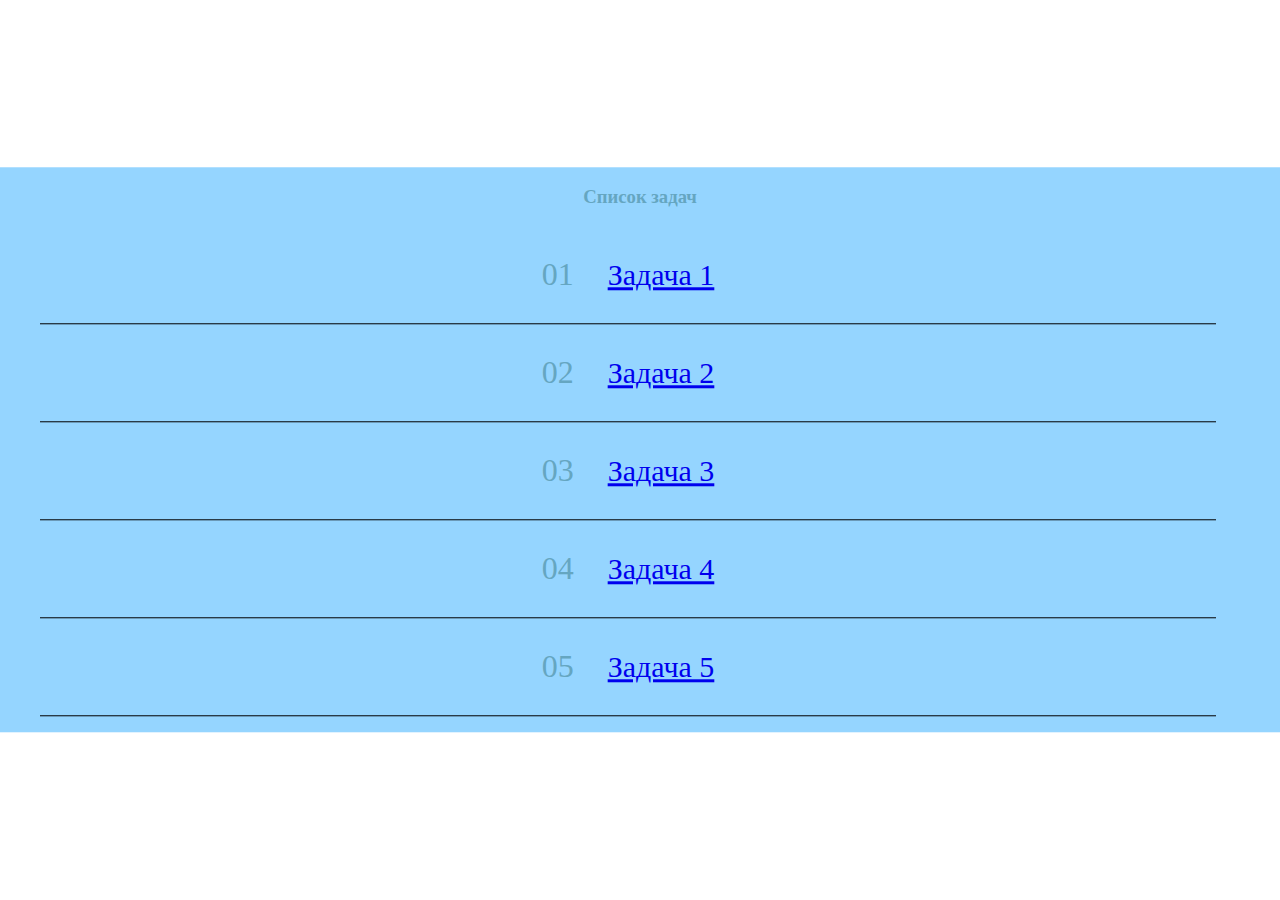
<file: index.html>
<!DOCTYPE html>
<html lang="en">

<head>
	<meta charset="UTF-8">
	<title>JS-Start</title>
	<link rel="stylesheet" type="text/css" href="style.css">
</head>

<body>
	<section>
		<h3>Список задач</h3>
		<ul>
			<li>
				<a href="task1/index.html">Задача 1</a>
			</li>
			<li>
				<a href="task2/index.html">Задача 2</a>
			</li>
			<li>
				<a href="task3/index.html">Задача 3</a>
			</li>
			<li>
				<a href="task4/index.html">Задача 4</a>
			</li>
			<li>
				<a href="task5/index.html">Задача 5</a>
			</li>
		</ul>
	</section>
</body>

</html>
</file>
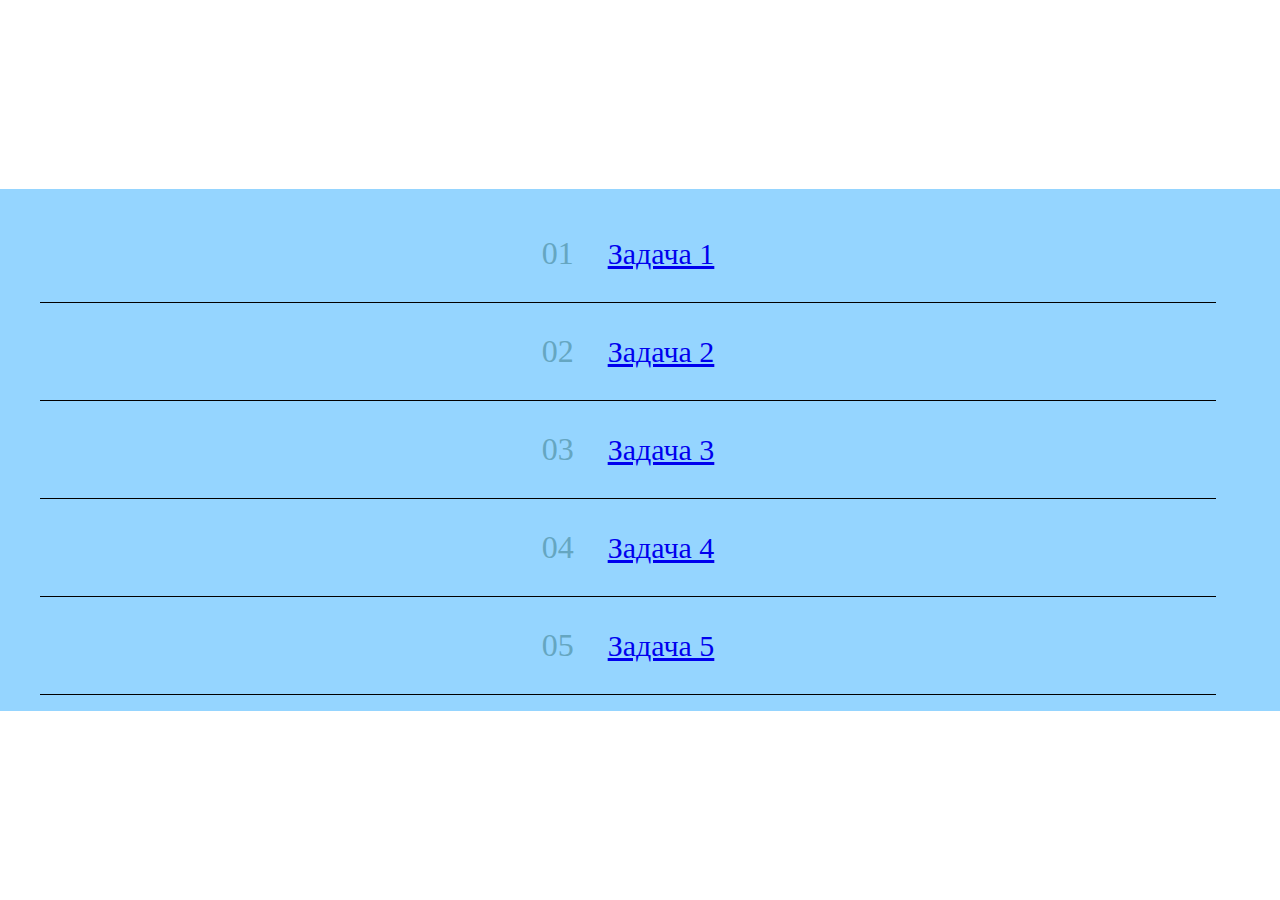
<file: 6.8.1/index.html>
<!DOCTYPE html>
<html lang="en">

<head>
	<meta charset="UTF-8">
	<title>JS-Start</title>
	<link rel="stylesheet" type="text/css" href="style.css">
</head>

<body>
	<section>
		<ul>
			<li>
				<a href="task1/index.html">Задача 1</a>
			</li>
			<li>
				<a href="task2/index.html">Задача 2</a>
			</li>
			<li>
				<a href="task3/index.html">Задача 3</a>
			</li>
			<li>
				<a href="task4/index.html">Задача 4</a>
			</li>
			<li>
				<a href="task5/index.html">Задача 5</a>
			</li>
		</ul>
	</section>
</body>

</html>
</file>
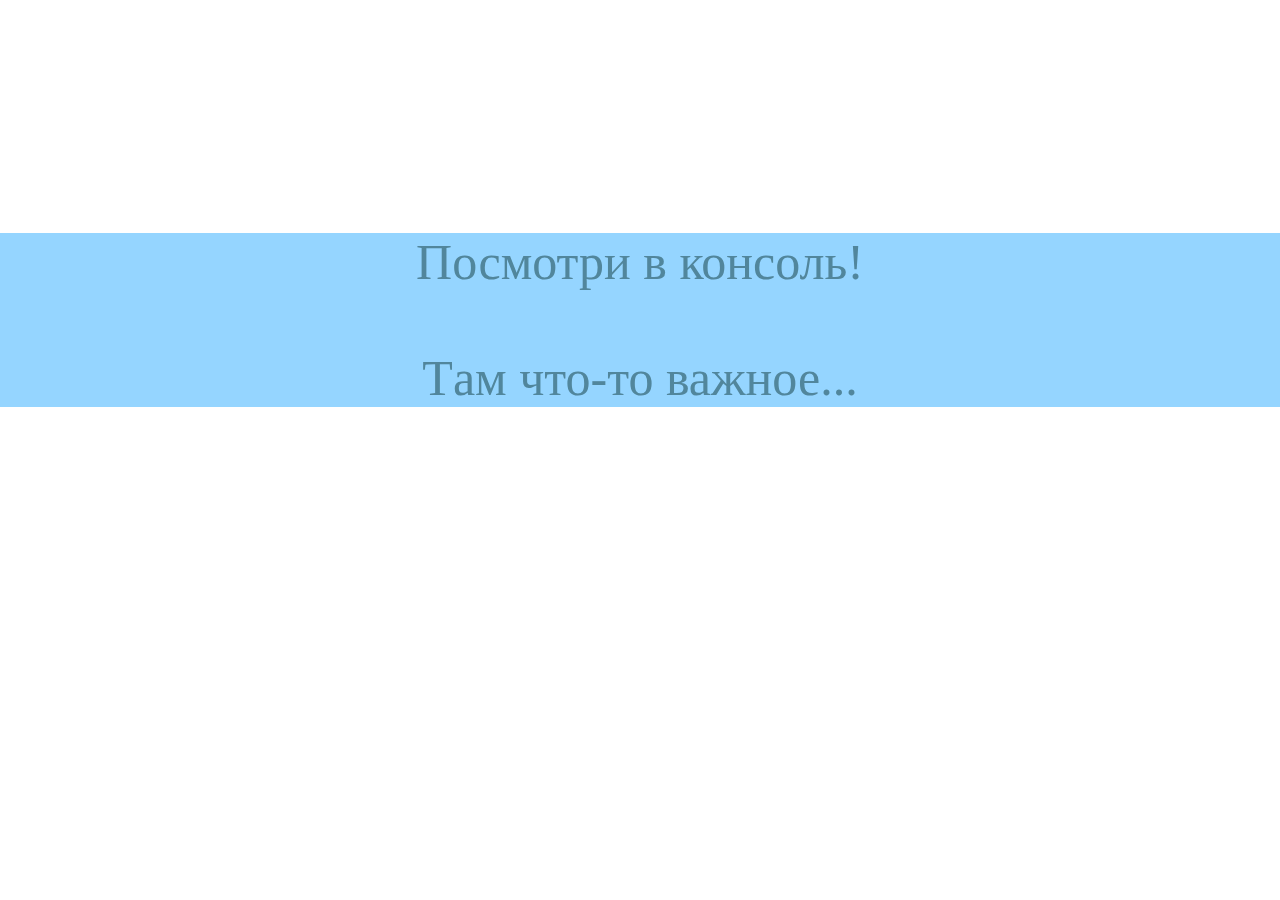
<file: task1/index.html>
<!DOCTYPE html>
<html lang="en"><!--атрибут lang определяет язык содержимого элемента.-->
<head><!--метаданные-->
    <meta charset="UTF-8"><!--атрибут / параметр charset (от англ. "charset" ‒ «кодировка») указывает кодировку символов, используемую в документе. UTF-8 - одна из общепринятых и стандартизированных кодировок текста, поддерживающая множество различных письменностей.-->
    <title>JS-Start. 1 задача</title><!--определяет заголовок документа, который отображается в заголовке окна браузера или на вкладке страницы.-->
	 <link rel="stylesheet" type="text/css" href="style.css"><!--подключение файла стилей-->
</head>
<body><!--тело документа-->
<p>Посмотри в консоль! <br><br>
Tам что-то важное...</p>
</body>
<script src="script.js"></script>
</html>
</file>
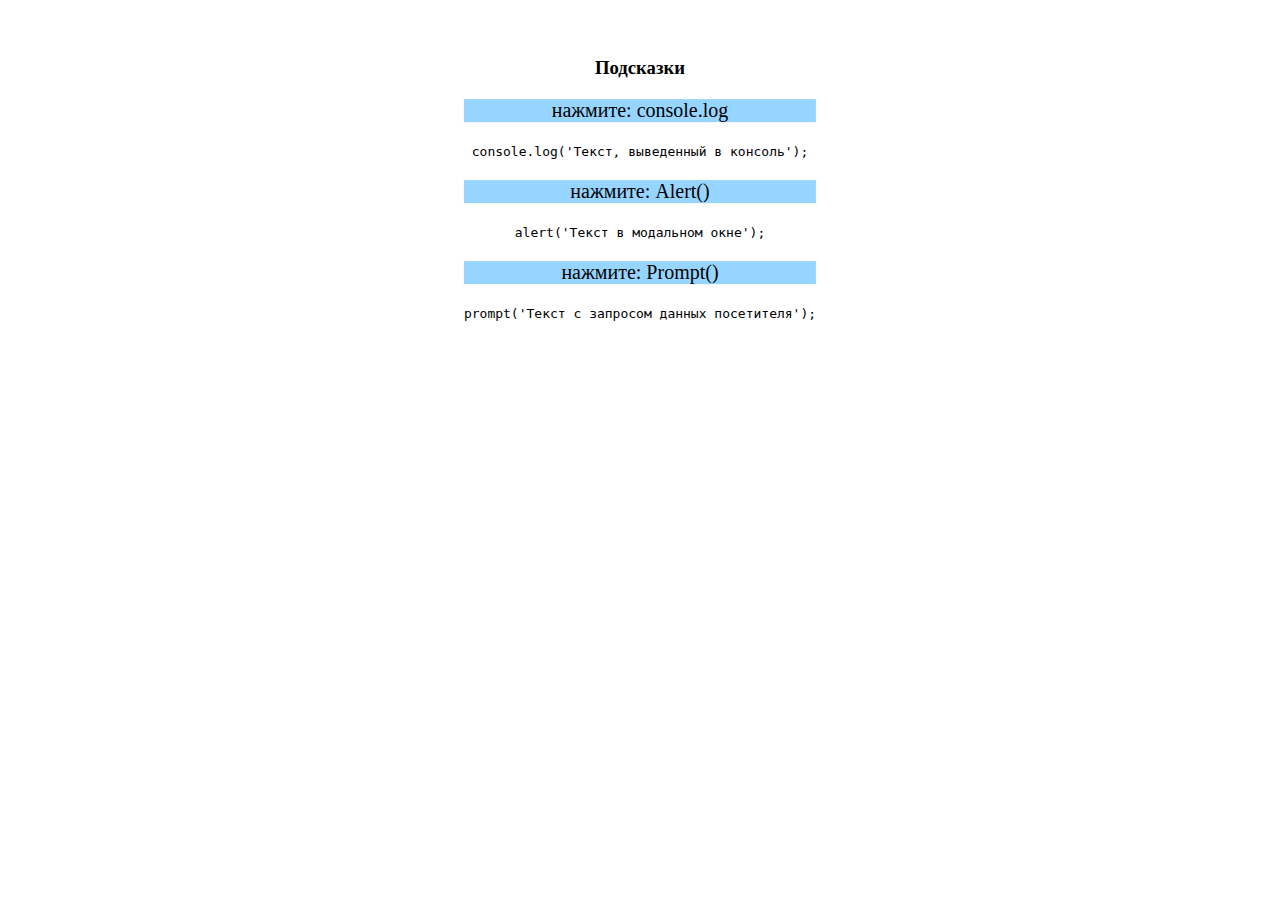
<file: task2/index.html>
<!DOCTYPE html>
<html lang="en"><!--атрибут lang определяет язык содержимого элемента.-->

<head><!--метаданные-->
	<meta charset="UTF-8">
	<!--атрибут / параметр charset (от англ. "charset" ‒ «кодировка») указывает кодировку символов, используемую в документе. UTF-8 - одна из общепринятых и стандартизированных кодировок текста, поддерживающая множество различных письменностей.-->
	<title>JS-Start. 2 задача</title><!--определяет заголовок документа, который отображается в заголовке окна браузера или на вкладке страницы.-->
	<link rel="stylesheet" type="text/css" href="style.css"><!--подключение файла стилей-->
</head>

<body><!--тело документа-->
	<section>
		<h3>Подсказки</h3>
		<p id="consoleLog">нажмите: console.log</p>
		<code>
			console.log('Текст, выведенный в консоль');
		</code>
		<p id="alert">нажмите: Alert()</p>
		<code>
			alert('Текст в модальном окне');
		</code>
		<p id="prompt">нажмите: Prompt()</p>
		<code>
			prompt('Текст с запросом данных посетителя');
		</code>
	</section>
	<script src="script.js"></script>
</body>

</html>
</file>
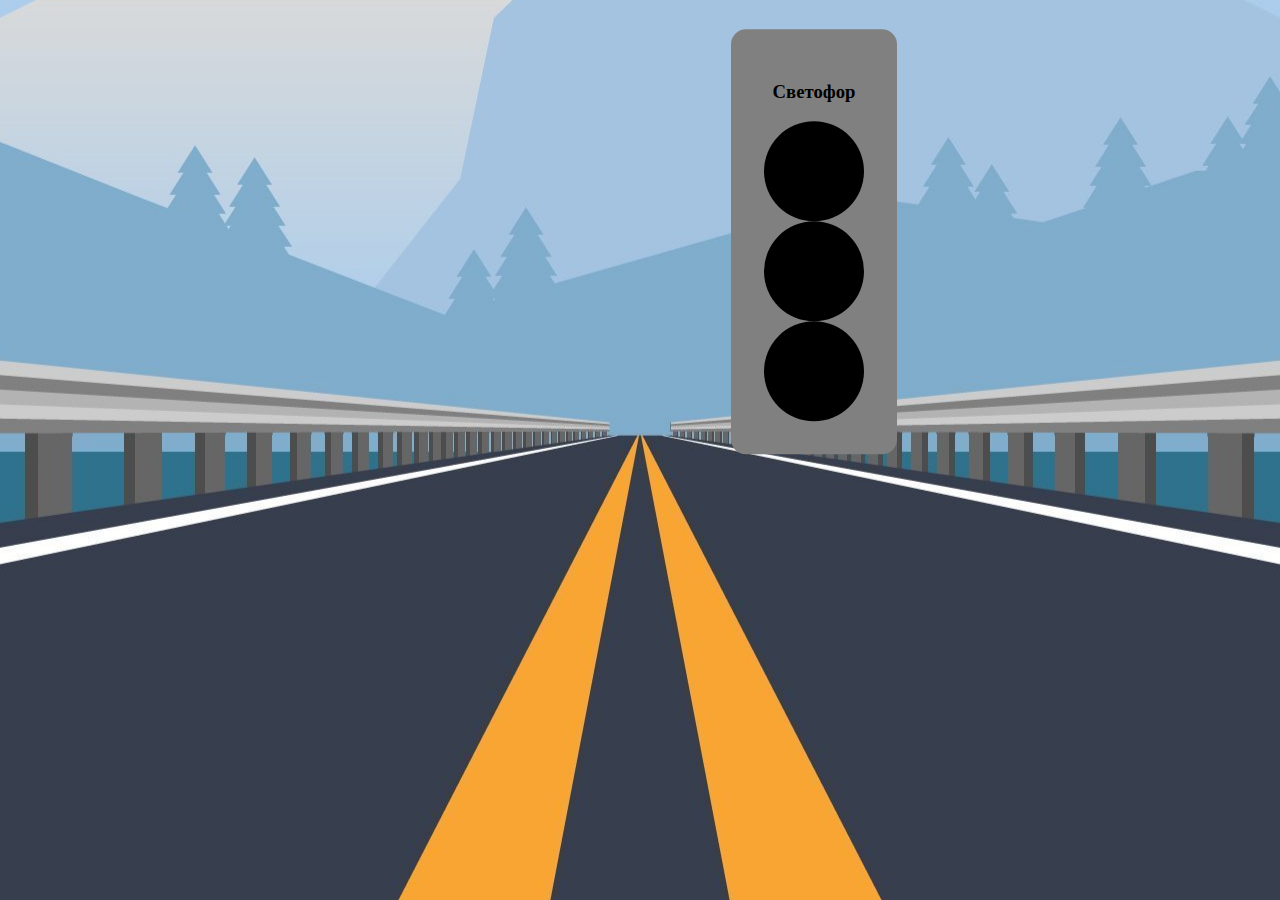
<file: task3/index.html>
<!DOCTYPE html>
<html lang="en"><!--атрибут lang определяет язык содержимого элемента.-->

<head><!--метаданные-->
	<meta charset="UTF-8"><!--атрибут / параметр charset (от англ. "charset" ‒ «кодировка») указывает кодировку символов, используемую в документе. UTF-8 - одна из общепринятых и стандартизированных кодировок текста, поддерживающая множество различных письменностей.-->
	<title>JS-Start. 3 задача</title><!--определяет заголовок документа, который отображается в заголовке окна браузера или на вкладке страницы.-->
	<link rel="stylesheet" type="text/css" href="style.css"><!--подключение файла стилей-->
</head>

<body><!--тело документа-->
	<section class="trafficLight">
		<h3>Светофор</h3>
		<div id="trafficLightRed"></div>
		<div id="trafficLightYellow"></div>
		<div id="trafficLightGreen"></div>
	</section>
	<script src="script.js"></script>
</body>

</html>
</file>
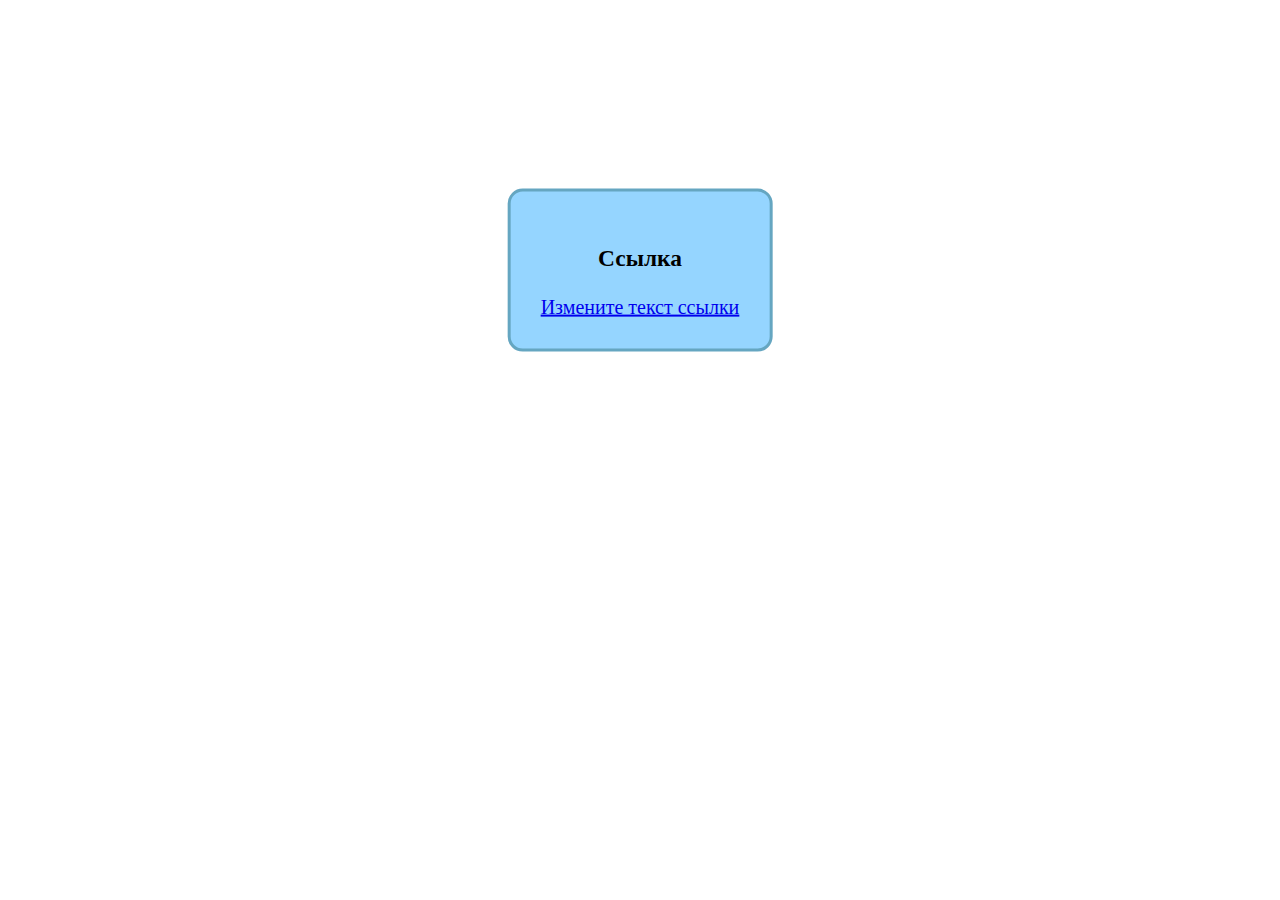
<file: task4/index.html>
<!DOCTYPE html>
<html lang="en"><!--атрибут lang определяет язык содержимого элемента.-->

<head><!--метаданные-->
	<meta charset="UTF-8"><!--атрибут / параметр charset (от англ. "charset" ‒ «кодировка») указывает кодировку символов, используемую в документе. UTF-8 - одна из общепринятых и стандартизированных кодировок текста, поддерживающая множество различных письменностей.-->
	<title>JS-Start. 4 задача</title><!--определяет заголовок документа, который отображается в заголовке окна браузера или на вкладке страницы.-->
	<link rel="stylesheet" type="text/css" href="style.css"><!--подключение файла стилей-->
</head>

<body><!--тело документа-->
	<section class="link">
		<h3>Ссылка</h3>
		<a href="#" class="name">Измените текст ссылки</a>
	</section>
	<script src="script.js"></script>
</body>

</html>
</file>
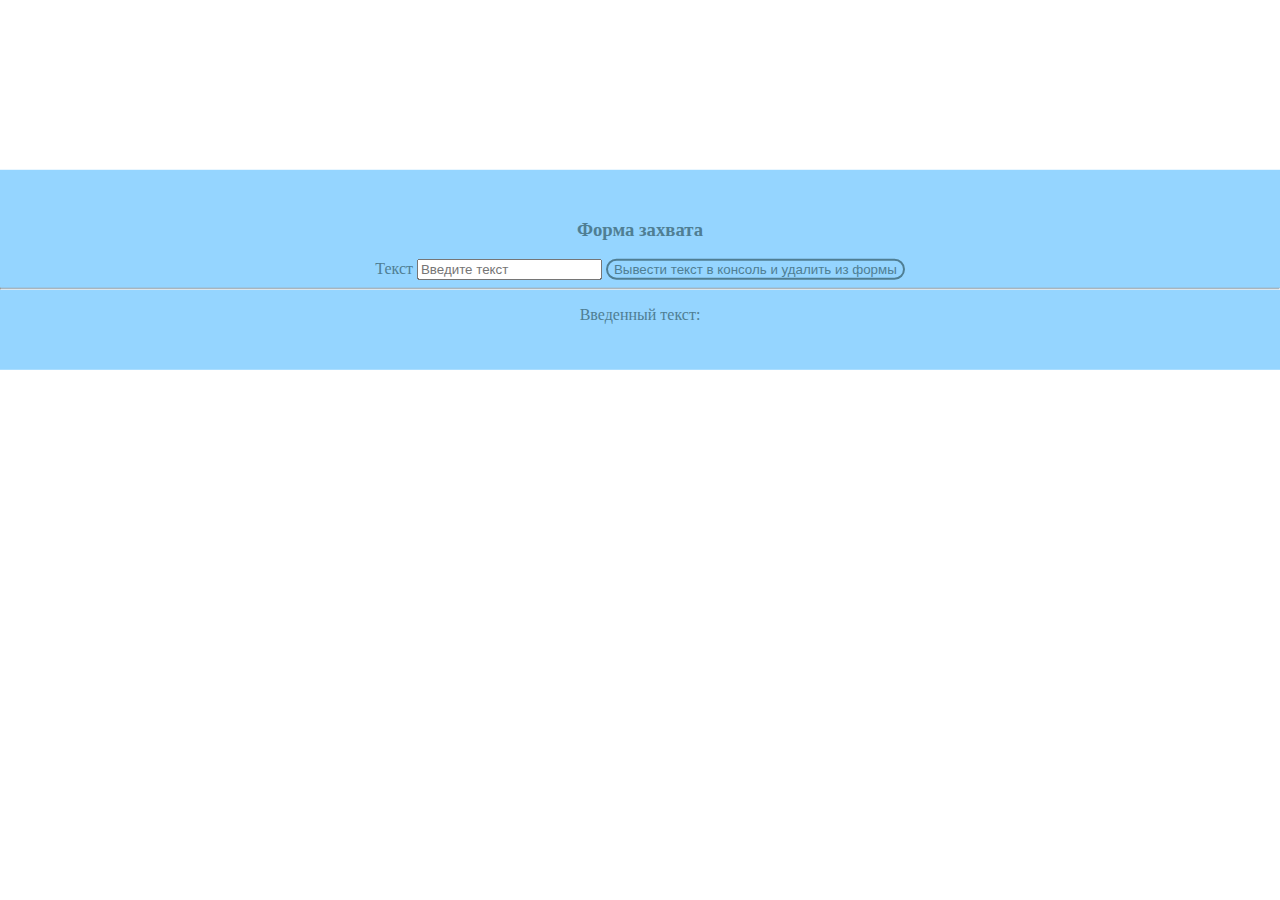
<file: task5/index.html>
<!DOCTYPE html>
<html lang="en"><!--атрибут lang определяет язык содержимого элемента.-->

<head><!--метаданные-->
	<meta charset="UTF-8"><!--атрибут / параметр charset (от англ. "charset" ‒ «кодировка») указывает кодировку символов, используемую в документе. UTF-8 - одна из общепринятых и стандартизированных кодировок текста, поддерживающая множество различных письменностей.-->
	<title>JS-Start. 3 задача</title><!--определяет заголовок документа, который отображается в заголовке окна браузера или на вкладке страницы.-->
	<link rel="stylesheet" type="text/css" href="style.css"><!--подключение файла стилей-->
</head>

<body><!--тело документа-->
	<section>
		<h3>Форма захвата</h3>
		<form action="#" name="formText">
			<label>
				Текст
				<input id="text" type="text" name="message" placeholder="Введите текст">
			</label>
			<button type="submit">
				Вывести текст в консоль и удалить из формы
			</button>
		</form>
		<hr>
		<p>Введенный текст:</p>
		<p id="duplicateField"></p>
	</section>
	<script src="script.js"></script>
</body>

</html>
</file>
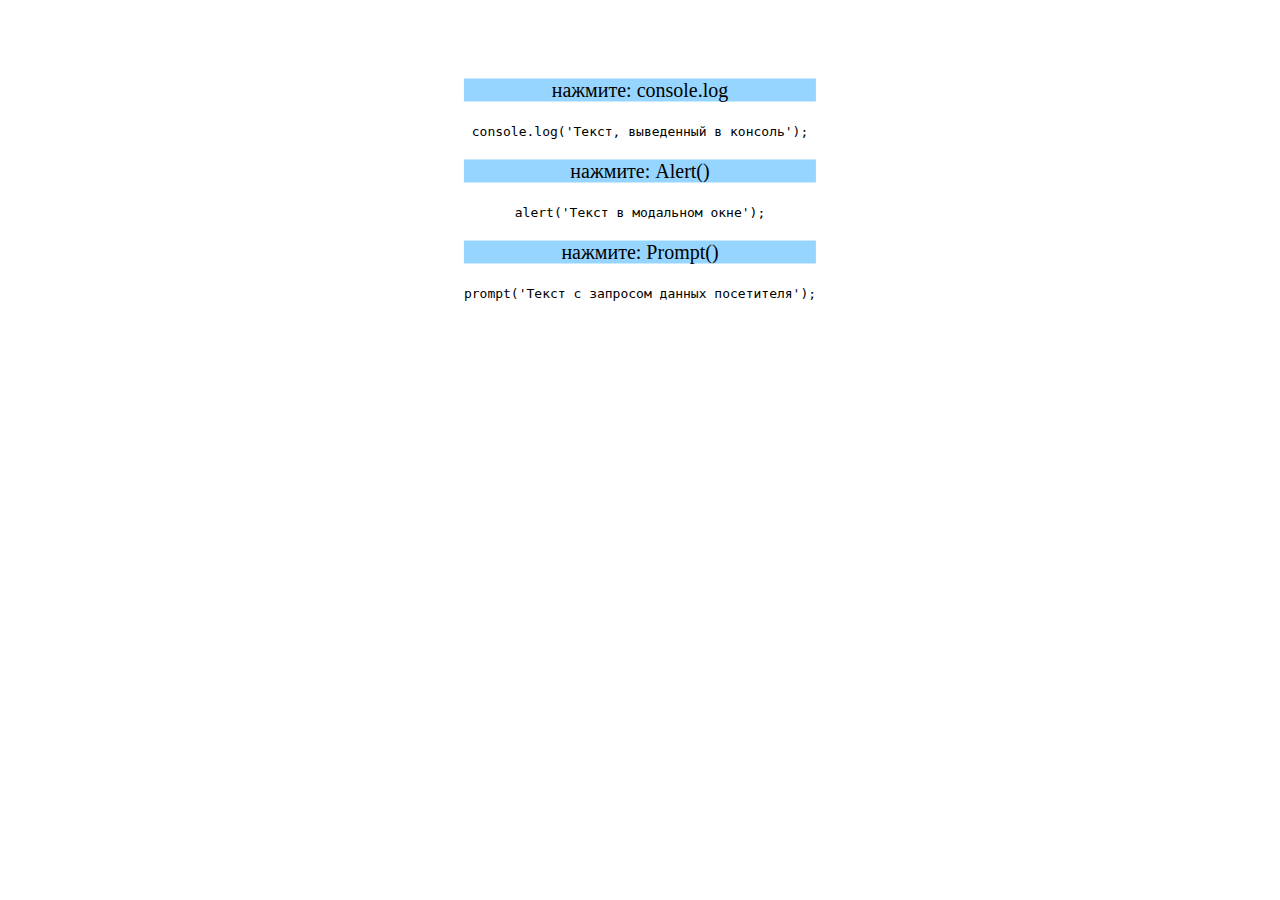
<file: 6.8.1/task2/index.html>
<!DOCTYPE html>
<html lang="en"><!--атрибут lang определяет язык содержимого элемента.-->

<head><!--метаданные-->
	<meta charset="UTF-8">
	<!--атрибут / параметр charset (от англ. "charset" ‒ «кодировка») указывает кодировку символов, используемую в документе. UTF-8 - одна из общепринятых и стандартизированных кодировок текста, поддерживающая множество различных письменностей.-->
	<title>JS-Start. 2 задача</title><!--определяет заголовок документа, который отображается в заголовке окна браузера или на вкладке страницы.-->
	<link rel="stylesheet" type="text/css" href="style.css"><!--подключение файла стилей-->
</head>

<body><!--тело документа-->
	<section>
		<p id="consoleLog">нажмите: console.log</p>
		<code>
			console.log('Текст, выведенный в консоль');
		</code>
		<p id="alert">нажмите: Alert()</p>
		<code>
			alert('Текст в модальном окне');
		</code>
		<p id="prompt">нажмите: Prompt()</p>
		<code>
			prompt('Текст с запросом данных посетителя');
		</code>
	</section>
	<script src="script.js"></script>
</body>

</html>
</file>
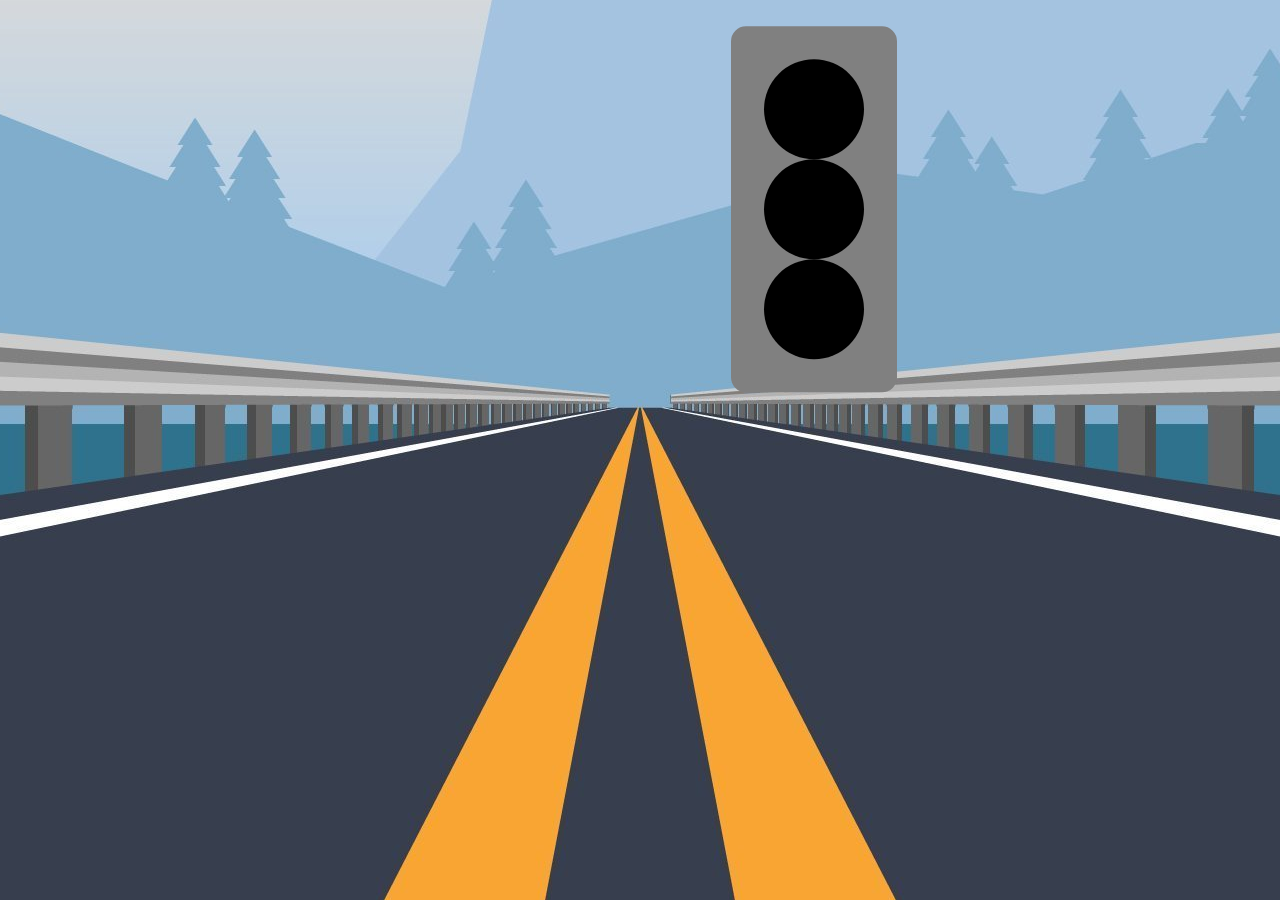
<file: 6.8.1/task3/index.html>
<!DOCTYPE html>
<html lang="en"><!--атрибут lang определяет язык содержимого элемента.-->

<head><!--метаданные-->
	<meta charset="UTF-8"><!--атрибут / параметр charset (от англ. "charset" ‒ «кодировка») указывает кодировку символов, используемую в документе. UTF-8 - одна из общепринятых и стандартизированных кодировок текста, поддерживающая множество различных письменностей.-->
	<title>JS-Start. 3 задача</title><!--определяет заголовок документа, который отображается в заголовке окна браузера или на вкладке страницы.-->
	<link rel="stylesheet" type="text/css" href="style.css"><!--подключение файла стилей-->
</head>

<body><!--тело документа-->
	<section class="trafficLight">
		<div id="trafficLightRed"></div>
		<div id="trafficLightYellow"></div>
		<div id="trafficLightGreen"></div>
	</section>
	<script src="script.js"></script>
</body>

</html>
</file>
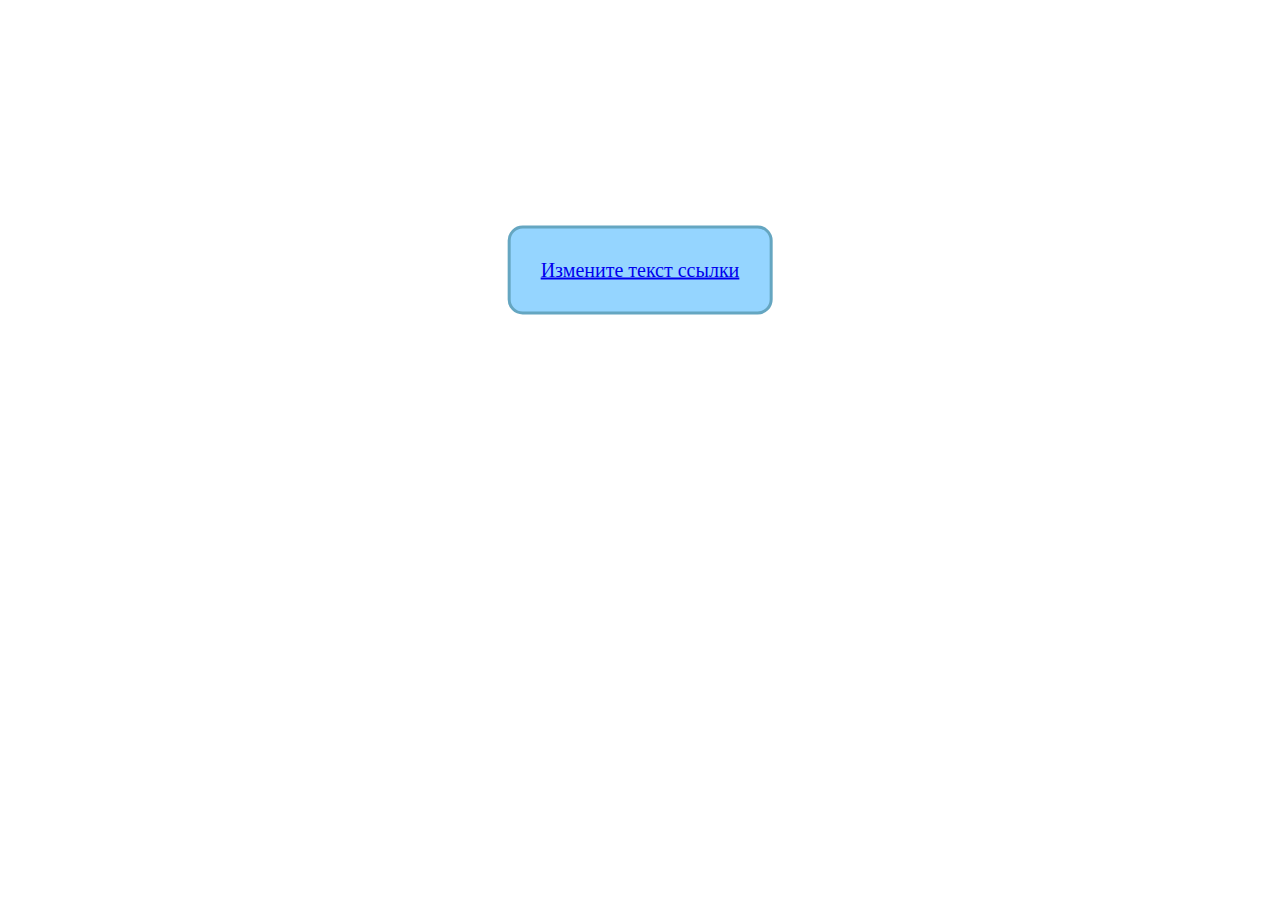
<file: 6.8.1/task4/index.html>
<!DOCTYPE html>
<html lang="en"><!--атрибут lang определяет язык содержимого элемента.-->

<head><!--метаданные-->
	<meta charset="UTF-8"><!--атрибут / параметр charset (от англ. "charset" ‒ «кодировка») указывает кодировку символов, используемую в документе. UTF-8 - одна из общепринятых и стандартизированных кодировок текста, поддерживающая множество различных письменностей.-->
	<title>JS-Start. 4 задача</title><!--определяет заголовок документа, который отображается в заголовке окна браузера или на вкладке страницы.-->
	<link rel="stylesheet" type="text/css" href="style.css"><!--подключение файла стилей-->
</head>

<body><!--тело документа-->
	<section class="link">
		<a href="#" class="name">Измените текст ссылки</a>
	</section>
	<script src="script.js"></script>
</body>

</html>
</file>
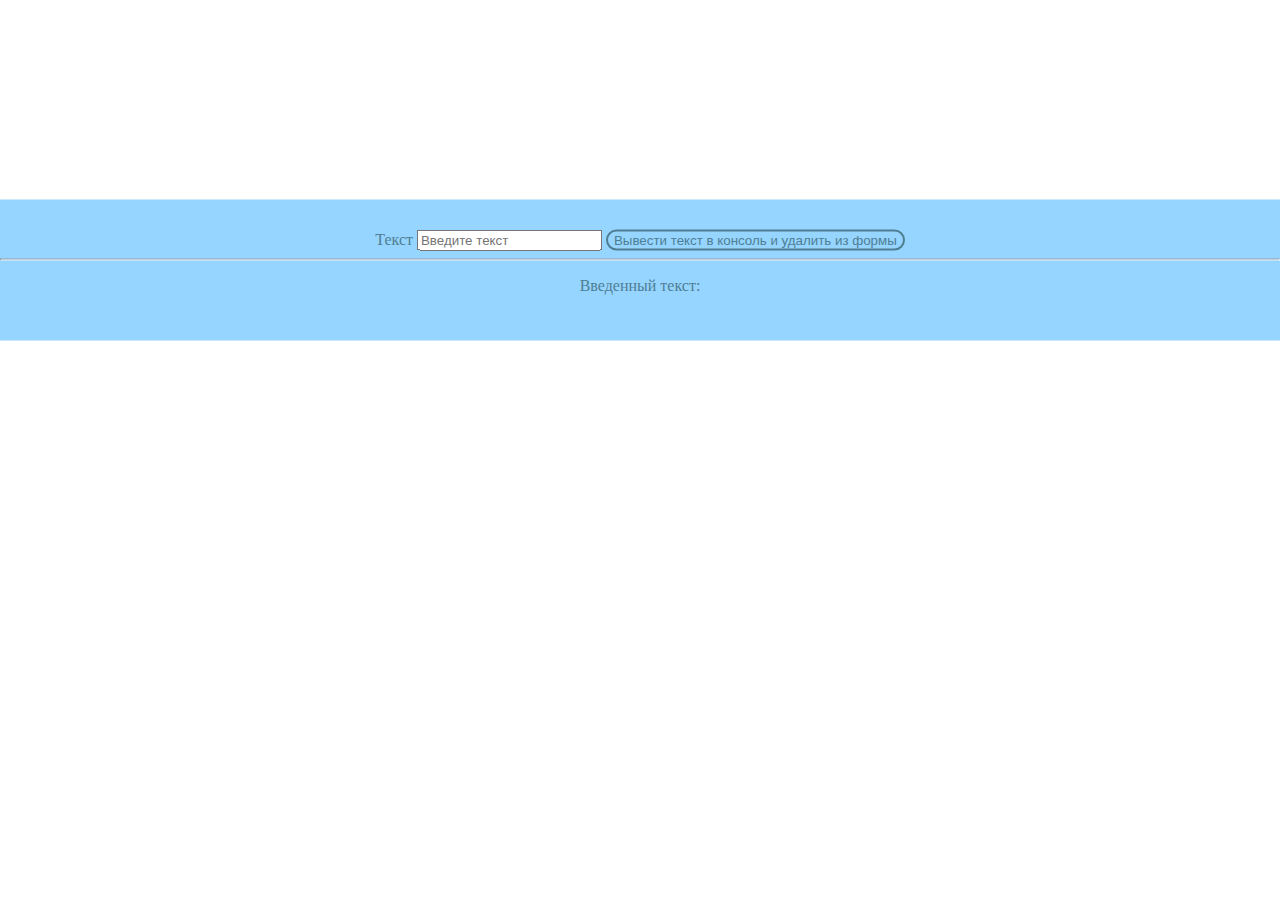
<file: 6.8.1/task5/index.html>
<!DOCTYPE html>
<html lang="en"><!--атрибут lang определяет язык содержимого элемента.-->

<head><!--метаданные-->
	<meta charset="UTF-8"><!--атрибут / параметр charset (от англ. "charset" ‒ «кодировка») указывает кодировку символов, используемую в документе. UTF-8 - одна из общепринятых и стандартизированных кодировок текста, поддерживающая множество различных письменностей.-->
	<title>JS-Start. 3 задача</title><!--определяет заголовок документа, который отображается в заголовке окна браузера или на вкладке страницы.-->
	<link rel="stylesheet" type="text/css" href="style.css"><!--подключение файла стилей-->
</head>

<body><!--тело документа-->
	<section>
		<form action="#" name="formText">
			<label>
				Текст
				<input id="text" type="text" name="message" placeholder="Введите текст">
			</label>
			<button type="submit">
				Вывести текст в консоль и удалить из формы
			</button>
		</form>
		<hr>
		<p>Введенный текст:</p>
		<p id="duplicateField"></p>
	</section>
	<script src="script.js"></script>
</body>

</html>
</file>
<file: style.css>
section{
	position: absolute;
	top: 50%;
	left: 50%;
	text-align: center;
	transform: translate(-50%, -50%);
	background-color: rgb(149, 213, 255);
	color: rgb(101, 166, 193);
	width: 100%;
}

li{
	padding: 30px;
	border-bottom: 1px solid #000;
	width: 90%;
}

ul{
	list-style: none;
	counter-reset: numbers;
}

li::before{
	counter-increment: numbers;
	content:"0" counter(numbers);
	font-size: 32px;
	margin-right: 30px;
}

a{
	font-size: 30px;
}
</file>
<file: 6.8.1/style.css>
section{
	position: absolute;
	top: 50%;
	left: 50%;
	text-align: center;
	transform: translate(-50%, -50%);
	background-color: rgb(149, 213, 255);
	color: rgb(101, 166, 193);
	width: 100%;
}

li{
	padding: 30px;
	border-bottom: 1px solid #000;
	width: 90%;
}

ul{
	list-style: none;
	counter-reset: numbers;
}

li::before{
	counter-increment: numbers;
	content:"0" counter(numbers);
	font-size: 32px;
	margin-right: 30px;
}

a{
	font-size: 30px;
}
</file>
<file: task1/style.css>
p{
	position: absolute;
	top: 30%;
	left: 50%;
	text-align: center;
	transform: translate(-50%, -50%);
	background-color: rgb(149, 213, 255);
	color: rgb(81, 134, 156);
	width: 100%;
	font-size: 50px;
}
</file>
<file: task2/style.css>
section{
	position: absolute;
	top: 20%;
	left: 50%;
	text-align: center;
	transform: translate(-50%, -50%);
}

#consoleLog, #alert, #prompt{
	background-color: rgb(149, 213, 255);
	font-size: 20px;
}
</file>
<file: task3/style.css>
body{
	background: url(../task3/image/doroga.jpg) center no-repeat;
	overflow: hidden;
	top: 0;
	left: 0;
	width: 100%;
	height: 100%;
	text-align: center;
}

.trafficLight{
	display: inline-block;
	transform: translate(100%, 5%);
	border: 3px solid gray;
	border-radius: 15px;
	padding: 30px;
	background-color: gray;
}

#trafficLightRed {
	width: 100px;
	height: 100px;
	border-radius: 50%;
	background: black;
 }
 #trafficLightYellow {
	width: 100px;
	height: 100px;
	border-radius: 50%;
	background: black;
 }
 #trafficLightGreen {
	width: 100px;
	height: 100px;
	border-radius: 50%;
	background: black;
 }
</file>
<file: task4/style.css>
body{
	overflow: hidden;
	top: 0;
	left: 0; 
	width: 100%;
	height: 100%;
}
.link{
	border: 3px solid rgb(101, 166, 193);
	border-radius: 15px;
	padding: 30px;
	background-color: rgb(149, 213, 255);
	font-size: 20px;
	position: absolute;
	top: 30%;
	left: 50%;
	text-align: center;
	transform: translate(-50%, -50%);
}
</file>
<file: task5/style.css>
section{
	position: absolute;
	padding: 30px;
	top: 30%;
	left: 50%;
	text-align: center;
	transform: translate(-50%, -50%);
	background-color: rgb(149, 213, 255);
	color: rgb(79, 126, 147);
	width: 100%;
}

button {
	-webkit-appearance: none;
		-moz-appearance: none;
			  appearance: none;
	border: 2px solid rgb(79, 126, 147);
	border-radius: 50px;
	background:  rgb(149, 213, 255);
	color: rgb(79, 126, 147);
 }
</file>
<file: 6.8.1/task2/style.css>
section{
	position: absolute;
	top: 20%;
	left: 50%;
	text-align: center;
	transform: translate(-50%, -50%);
}

#consoleLog, #alert, #prompt{
	background-color: rgb(149, 213, 255);
	font-size: 20px;
}
</file>
<file: 6.8.1/task3/style.css>
body{
	background: url(../task3/image/doroga.jpg) center no-repeat;
	overflow: hidden;
	top: 0;
	left: 0;
	width: 100%;
	height: 100%;
	text-align: center;
}

.trafficLight{
	display: inline-block;
	transform: translate(100%, 5%);
	border: 3px solid gray;
	border-radius: 15px;
	padding: 30px;
	background-color: gray;
}

#trafficLightRed {
	width: 100px;
	height: 100px;
	border-radius: 50%;
	background: black;
 }
 #trafficLightYellow {
	width: 100px;
	height: 100px;
	border-radius: 50%;
	background: black;
 }
 #trafficLightGreen {
	width: 100px;
	height: 100px;
	border-radius: 50%;
	background: black;
 }
</file>
<file: 6.8.1/task4/style.css>
body{
	overflow: hidden;
	top: 0;
	left: 0; 
	width: 100%;
	height: 100%;
}
.link{
	border: 3px solid rgb(101, 166, 193);
	border-radius: 15px;
	padding: 30px;
	background-color: rgb(149, 213, 255);
	font-size: 20px;
	position: absolute;
	top: 30%;
	left: 50%;
	text-align: center;
	transform: translate(-50%, -50%);
}
</file>
<file: 6.8.1/task5/style.css>
section{
	position: absolute;
	padding: 30px;
	top: 30%;
	left: 50%;
	text-align: center;
	transform: translate(-50%, -50%);
	background-color: rgb(149, 213, 255);
	color: rgb(79, 126, 147);
	width: 100%;
}

button {
	-webkit-appearance: none;
		-moz-appearance: none;
			  appearance: none;
	border: 2px solid rgb(79, 126, 147);
	border-radius: 50px;
	background:  rgb(149, 213, 255);
	color: rgb(79, 126, 147);
 }
</file>
